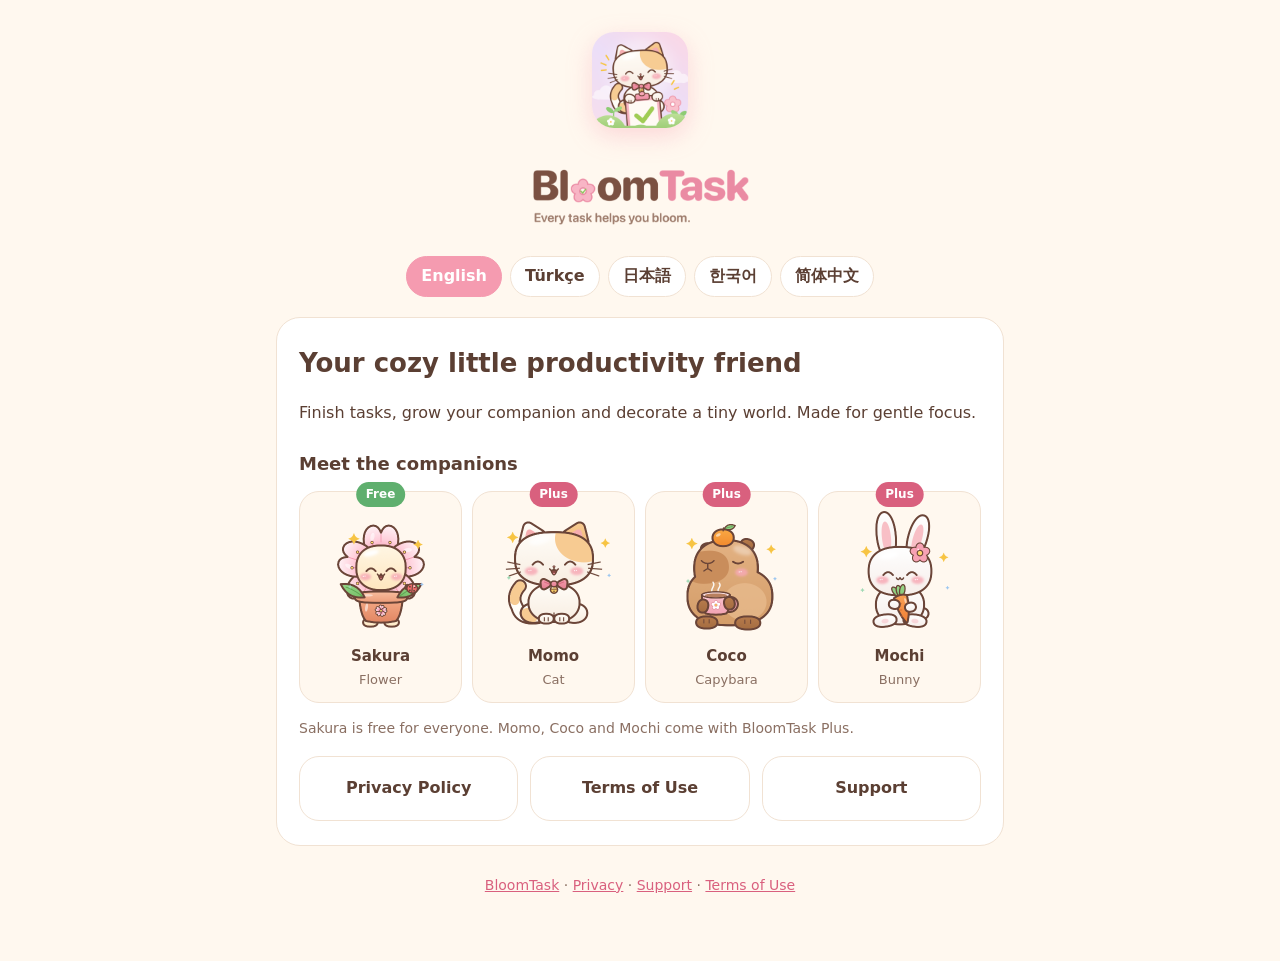
<file: index.html>
<!doctype html>
<html lang="en">
<head>
<meta charset="utf-8">
<meta name="viewport" content="width=device-width, initial-scale=1">
<title>BloomTask</title>
<link rel="icon" href="icon.png">
<link rel="stylesheet" href="style.css">
<noscript><style>section.lang{display:block;margin-bottom:16px}</style></noscript>
</head>
<body>
<main>
<header>
  <img class="icon" src="icon.png" alt="BloomTask app icon">
  <img class="mark" src="wordmark.png" alt="BloomTask">
</header>
<nav class="langs">
  <a href="#en">English</a><a href="#tr">Türkçe</a><a href="#ja">日本語</a><a href="#ko">한국어</a><a href="#zh">简体中文</a>
</nav>
<section class="lang" id="en">
<h1>Your cozy little productivity friend</h1>
<p>Finish tasks, grow your companion and decorate a tiny world. Made for gentle focus.</p>
<h2>Meet the companions</h2>
<div class="pals"><figure class="pal"><span class="badge free">Free</span><img src="sakura.png" alt="Sakura" width="128" height="128"><figcaption><b>Sakura</b><span>Flower</span></figcaption></figure><figure class="pal"><span class="badge plus">Plus</span><img src="momo.png" alt="Momo" width="128" height="128"><figcaption><b>Momo</b><span>Cat</span></figcaption></figure><figure class="pal"><span class="badge plus">Plus</span><img src="coco.png" alt="Coco" width="128" height="128"><figcaption><b>Coco</b><span>Capybara</span></figcaption></figure><figure class="pal"><span class="badge plus">Plus</span><img src="mochi.png" alt="Mochi" width="128" height="128"><figcaption><b>Mochi</b><span>Bunny</span></figcaption></figure></div>
<p class="muted">Sakura is free for everyone. Momo, Coco and Mochi come with BloomTask Plus.</p>
<div class="cards"><a href="privacy.html#en">Privacy Policy</a><a href="terms.html#en">Terms of Use</a><a href="support.html#en">Support</a></div>
</section>
<section class="lang" id="tr">
<h1>Sevimli küçük üretkenlik dostun</h1>
<p>Görevlerini tamamla, dostunu büyüt ve küçük dünyanı süsle. Nazik bir odak için tasarlandı.</p>
<h2>Dostlarla tanış</h2>
<div class="pals"><figure class="pal"><span class="badge free">Ücretsiz</span><img src="sakura.png" alt="Sakura" width="128" height="128"><figcaption><b>Sakura</b><span>Çiçek</span></figcaption></figure><figure class="pal"><span class="badge plus">Plus</span><img src="momo.png" alt="Momo" width="128" height="128"><figcaption><b>Momo</b><span>Kedi</span></figcaption></figure><figure class="pal"><span class="badge plus">Plus</span><img src="coco.png" alt="Coco" width="128" height="128"><figcaption><b>Coco</b><span>Kapibara</span></figcaption></figure><figure class="pal"><span class="badge plus">Plus</span><img src="mochi.png" alt="Mochi" width="128" height="128"><figcaption><b>Mochi</b><span>Tavşan</span></figcaption></figure></div>
<p class="muted">Sakura herkes için ücretsiz. Momo, Coco ve Mochi BloomTask Plus ile gelir.</p>
<div class="cards"><a href="privacy.html#tr">Gizlilik Politikası</a><a href="terms.html#tr">Kullanım Koşulları</a><a href="support.html#tr">Destek</a></div>
</section>
<section class="lang" id="ja">
<h1>やさしいタスク管理の小さな相棒</h1>
<p>タスクを終えて仲間を育て、小さな世界を飾りましょう。</p>
<h2>なかまたち</h2>
<div class="pals"><figure class="pal"><span class="badge free">無料</span><img src="sakura.png" alt="Sakura" width="128" height="128"><figcaption><b>Sakura</b><span>お花</span></figcaption></figure><figure class="pal"><span class="badge plus">Plus</span><img src="momo.png" alt="Momo" width="128" height="128"><figcaption><b>Momo</b><span>ねこ</span></figcaption></figure><figure class="pal"><span class="badge plus">Plus</span><img src="coco.png" alt="Coco" width="128" height="128"><figcaption><b>Coco</b><span>カピバラ</span></figcaption></figure><figure class="pal"><span class="badge plus">Plus</span><img src="mochi.png" alt="Mochi" width="128" height="128"><figcaption><b>Mochi</b><span>うさぎ</span></figcaption></figure></div>
<p class="muted">Sakuraはだれでも無料。Momo、Coco、MochiはBloomTask Plusでいっしょになれます。</p>
<div class="cards"><a href="privacy.html#ja">プライバシーポリシー</a><a href="terms.html#ja">利用規約</a><a href="support.html#ja">サポート</a></div>
</section>
<section class="lang" id="ko">
<h1>포근한 작은 생산성 친구</h1>
<p>할 일을 끝내고 친구를 키우며 작은 세상을 꾸며 보세요.</p>
<h2>친구들을 만나 보세요</h2>
<div class="pals"><figure class="pal"><span class="badge free">무료</span><img src="sakura.png" alt="Sakura" width="128" height="128"><figcaption><b>Sakura</b><span>꽃</span></figcaption></figure><figure class="pal"><span class="badge plus">Plus</span><img src="momo.png" alt="Momo" width="128" height="128"><figcaption><b>Momo</b><span>고양이</span></figcaption></figure><figure class="pal"><span class="badge plus">Plus</span><img src="coco.png" alt="Coco" width="128" height="128"><figcaption><b>Coco</b><span>카피바라</span></figcaption></figure><figure class="pal"><span class="badge plus">Plus</span><img src="mochi.png" alt="Mochi" width="128" height="128"><figcaption><b>Mochi</b><span>토끼</span></figcaption></figure></div>
<p class="muted">Sakura는 누구나 무료예요. Momo, Coco, Mochi는 BloomTask Plus로 함께할 수 있어요.</p>
<div class="cards"><a href="privacy.html#ko">개인정보 처리방침</a><a href="terms.html#ko">이용 약관</a><a href="support.html#ko">지원</a></div>
</section>
<section class="lang" id="zh">
<h1>温暖可爱的效率小伙伴</h1>
<p>完成任务，培养伙伴，装点你的小世界。</p>
<h2>认识伙伴们</h2>
<div class="pals"><figure class="pal"><span class="badge free">免费</span><img src="sakura.png" alt="Sakura" width="128" height="128"><figcaption><b>Sakura</b><span>花朵</span></figcaption></figure><figure class="pal"><span class="badge plus">Plus</span><img src="momo.png" alt="Momo" width="128" height="128"><figcaption><b>Momo</b><span>猫咪</span></figcaption></figure><figure class="pal"><span class="badge plus">Plus</span><img src="coco.png" alt="Coco" width="128" height="128"><figcaption><b>Coco</b><span>水豚</span></figcaption></figure><figure class="pal"><span class="badge plus">Plus</span><img src="mochi.png" alt="Mochi" width="128" height="128"><figcaption><b>Mochi</b><span>兔子</span></figcaption></figure></div>
<p class="muted">Sakura 对所有人免费。Momo、Coco 和 Mochi 随 BloomTask Plus 一起到来。</p>
<div class="cards"><a href="privacy.html#zh">隐私政策</a><a href="terms.html#zh">使用条款</a><a href="support.html#zh">支持</a></div>
</section>
<footer><a href="index.html">BloomTask</a> · <a href="privacy.html">Privacy</a> · <a href="support.html">Support</a> · <a href="terms.html">Terms of Use</a></footer>
</main>
<script src="lang.js"></script>
</body>
</html>
</file>
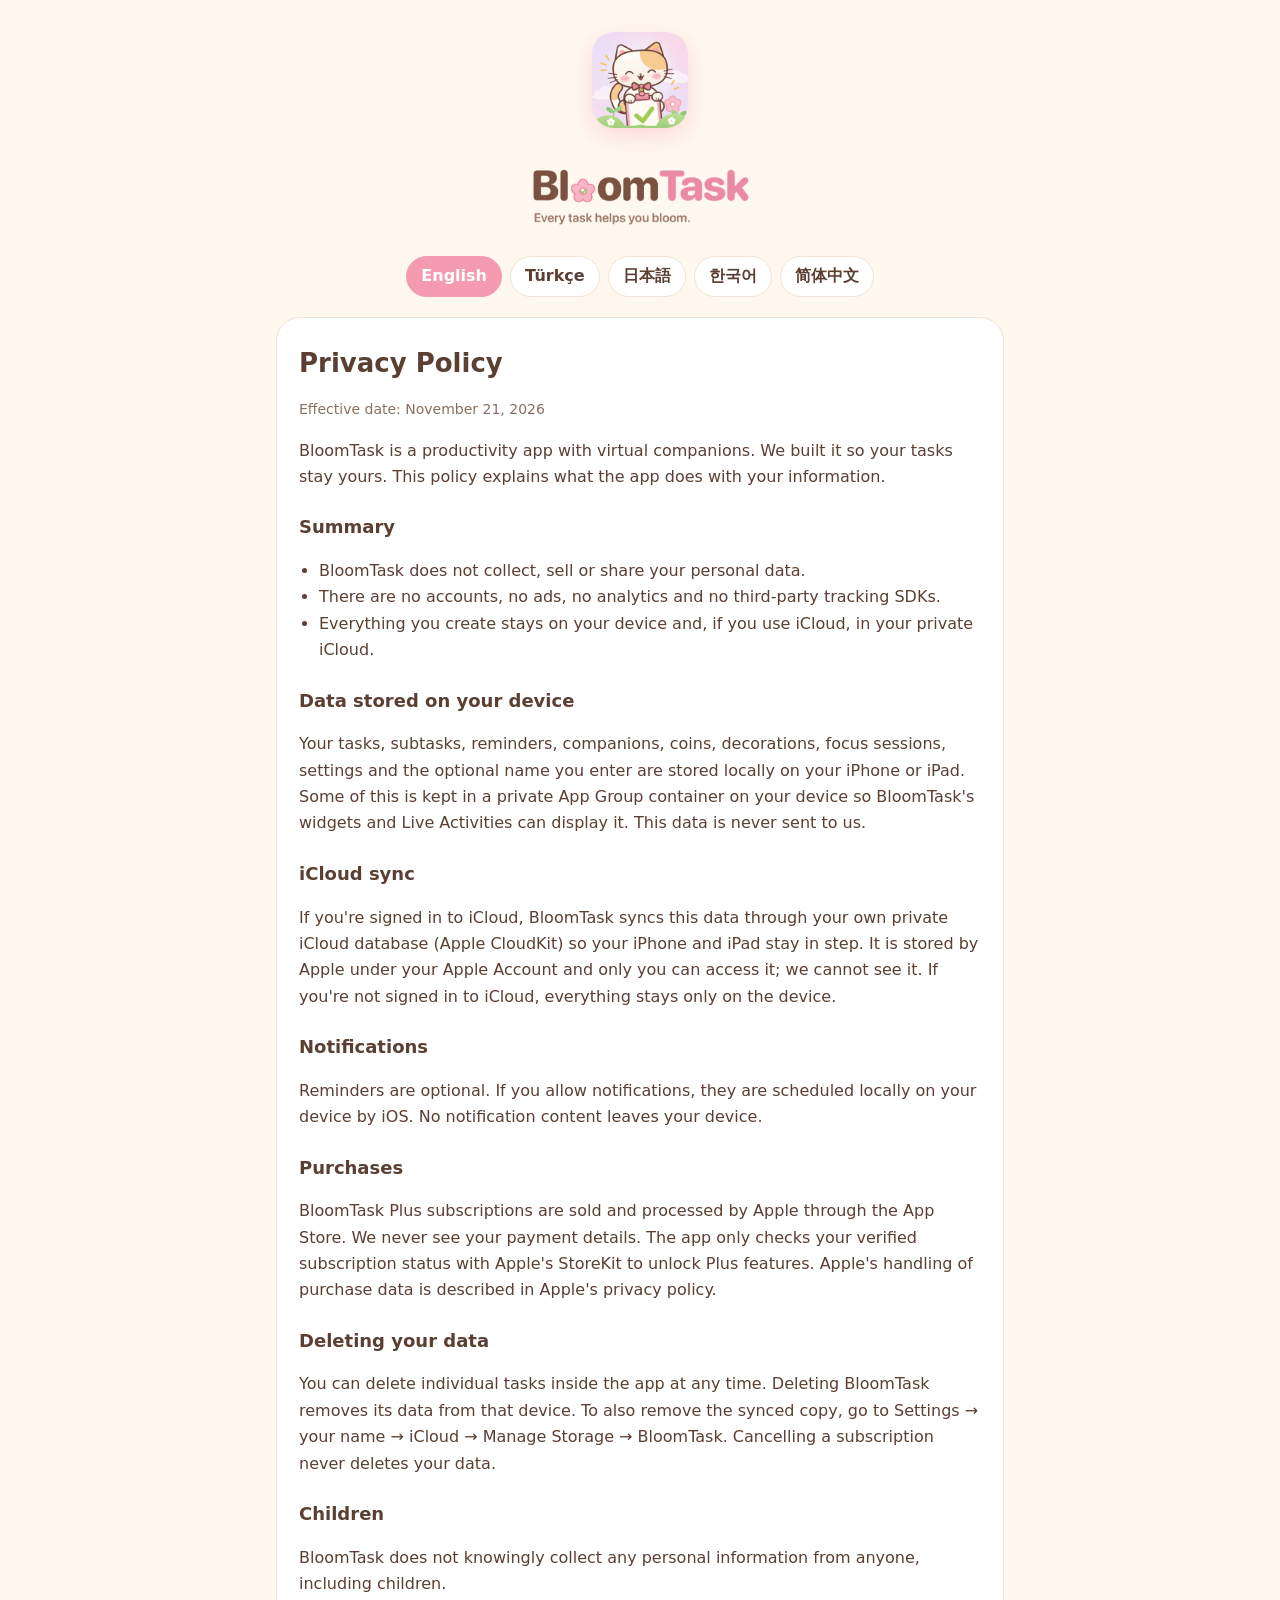
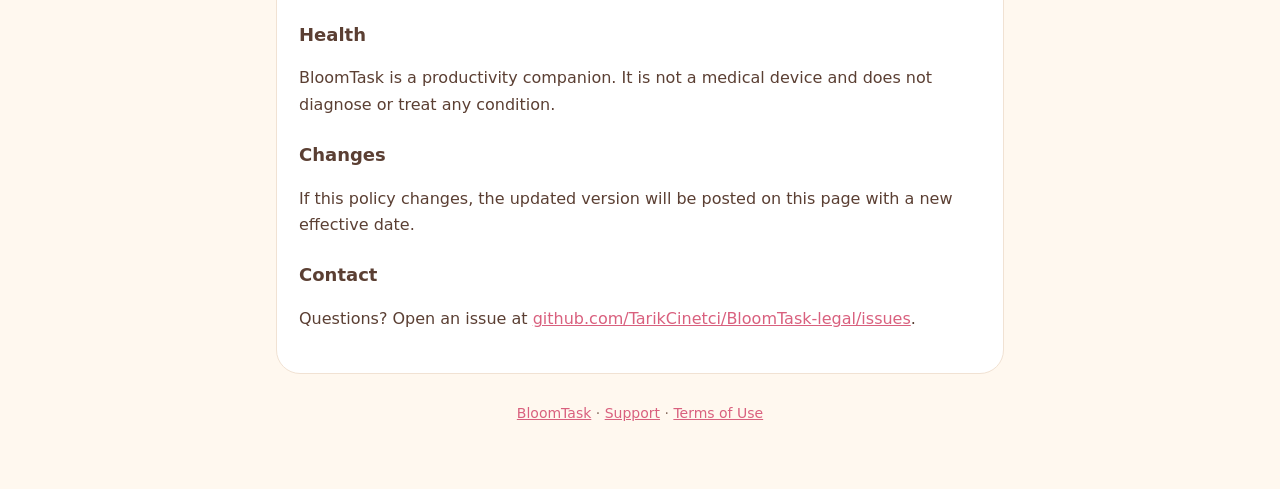
<file: privacy.html>
<!doctype html>
<html lang="en">
<head>
<meta charset="utf-8">
<meta name="viewport" content="width=device-width, initial-scale=1">
<title>BloomTask Privacy Policy</title>
<meta name="description" content="Privacy Policy for the BloomTask iOS app.">
<link rel="icon" href="icon.png">
<link rel="stylesheet" href="style.css">
<noscript><style>section.lang{display:block;margin-bottom:16px}</style></noscript>
</head>
<body>
<main>
<header>
  <img class="icon" src="icon.png" alt="BloomTask app icon">
  <img class="mark" src="wordmark.png" alt="BloomTask">
</header>
<nav class="langs">
  <a href="#en">English</a><a href="#tr">Türkçe</a><a href="#ja">日本語</a><a href="#ko">한국어</a><a href="#zh">简体中文</a>
</nav>

<section class="lang" id="en">
<h1>Privacy Policy</h1>
<p class="muted">Effective date: November 21, 2026</p>
<p>BloomTask is a productivity app with virtual companions. We built it so your tasks stay yours. This policy explains what the app does with your information.</p>
<h2>Summary</h2>
<ul>
<li>BloomTask does not collect, sell or share your personal data.</li>
<li>There are no accounts, no ads, no analytics and no third-party tracking SDKs.</li>
<li>Everything you create stays on your device and, if you use iCloud, in your private iCloud.</li>
</ul>
<h2>Data stored on your device</h2>
<p>Your tasks, subtasks, reminders, companions, coins, decorations, focus sessions, settings and the optional name you enter are stored locally on your iPhone or iPad. Some of this is kept in a private App Group container on your device so BloomTask's widgets and Live Activities can display it. This data is never sent to us.</p>
<h2>iCloud sync</h2>
<p>If you're signed in to iCloud, BloomTask syncs this data through your own private iCloud database (Apple CloudKit) so your iPhone and iPad stay in step. It is stored by Apple under your Apple Account and only you can access it; we cannot see it. If you're not signed in to iCloud, everything stays only on the device.</p>
<h2>Notifications</h2>
<p>Reminders are optional. If you allow notifications, they are scheduled locally on your device by iOS. No notification content leaves your device.</p>
<h2>Purchases</h2>
<p>BloomTask Plus subscriptions are sold and processed by Apple through the App Store. We never see your payment details. The app only checks your verified subscription status with Apple's StoreKit to unlock Plus features. Apple's handling of purchase data is described in Apple's privacy policy.</p>
<h2>Deleting your data</h2>
<p>You can delete individual tasks inside the app at any time. Deleting BloomTask removes its data from that device. To also remove the synced copy, go to Settings → your name → iCloud → Manage Storage → BloomTask. Cancelling a subscription never deletes your data.</p>
<h2>Children</h2>
<p>BloomTask does not knowingly collect any personal information from anyone, including children.</p>
<h2>Health</h2>
<p>BloomTask is a productivity companion. It is not a medical device and does not diagnose or treat any condition.</p>
<h2>Changes</h2>
<p>If this policy changes, the updated version will be posted on this page with a new effective date.</p>
<h2>Contact</h2>
<p>Questions? Open an issue at <a href="https://github.com/TarikCinetci/BloomTask-legal/issues">github.com/TarikCinetci/BloomTask-legal/issues</a>.</p>
</section>

<section class="lang" id="tr">
<h1>Gizlilik Politikası</h1>
<p class="muted">Yürürlük tarihi: 21 Kasım 2026</p>
<p>BloomTask, sevimli dostlarla birlikte kullanılan bir üretkenlik uygulamasıdır. Görevlerin sadece sana ait kalsın diye tasarlandı. Bu politika, uygulamanın bilgilerinle ne yaptığını açıklar.</p>
<h2>Özet</h2>
<ul>
<li>BloomTask kişisel verilerini toplamaz, satmaz ve kimseyle paylaşmaz.</li>
<li>Hesap, reklam, analitik ya da üçüncü taraf izleme aracı yoktur.</li>
<li>Oluşturduğun her şey cihazında, iCloud kullanıyorsan özel iCloud alanında kalır.</li>
</ul>
<h2>Cihazında saklanan veriler</h2>
<p>Görevlerin, alt görevlerin, hatırlatmaların, dostların, altınların, dekorasyonların, odak seansların, ayarların ve isteğe bağlı olarak girdiğin isim iPhone ya da iPad'inde yerel olarak saklanır. Bunların bir kısmı, BloomTask widget'ları ve Canlı Etkinlikleri gösterebilsin diye cihazındaki özel bir App Group alanında tutulur. Bu veriler asla bize gönderilmez.</p>
<h2>iCloud eşitleme</h2>
<p>iCloud'a giriş yaptıysan BloomTask bu verileri, iPhone ve iPad'in aynı kalsın diye kendi özel iCloud veritabanın (Apple CloudKit) üzerinden eşitler. Veriler Apple tarafından senin Apple Hesabın altında saklanır ve yalnızca sen erişebilirsin; biz göremeyiz. iCloud'a giriş yapmadıysan her şey yalnızca cihazında kalır.</p>
<h2>Bildirimler</h2>
<p>Hatırlatmalar isteğe bağlıdır. Bildirimlere izin verirsen iOS bunları cihazında yerel olarak planlar. Bildirim içerikleri cihazından çıkmaz.</p>
<h2>Satın alımlar</h2>
<p>BloomTask Plus abonelikleri Apple tarafından App Store üzerinden satılır ve işlenir. Ödeme bilgilerini hiçbir zaman görmeyiz. Uygulama, Plus özelliklerini açmak için yalnızca Apple StoreKit üzerinden doğrulanmış abonelik durumunu kontrol eder. Apple'ın satın alma verilerini nasıl işlediği Apple'ın gizlilik politikasında açıklanmıştır.</p>
<h2>Verilerini silmek</h2>
<p>Görevleri uygulama içinden istediğin zaman silebilirsin. BloomTask'ı silmek verilerini o cihazdan kaldırır. Eşitlenen kopyayı da silmek için Ayarlar → adın → iCloud → Depolamayı Yönet → BloomTask yolunu izle. Aboneliği iptal etmek verilerini asla silmez.</p>
<h2>Çocuklar</h2>
<p>BloomTask, çocuklar dahil hiç kimseden bilerek kişisel bilgi toplamaz.</p>
<h2>Sağlık</h2>
<p>BloomTask bir üretkenlik yardımcısıdır. Tıbbi bir cihaz değildir ve herhangi bir durumu teşhis etmez ya da tedavi etmez.</p>
<h2>Değişiklikler</h2>
<p>Bu politika değişirse güncel hali yeni yürürlük tarihiyle bu sayfada yayınlanır.</p>
<h2>İletişim</h2>
<p>Sorun mu var? <a href="https://github.com/TarikCinetci/BloomTask-legal/issues">github.com/TarikCinetci/BloomTask-legal/issues</a> adresinden bize yazabilirsin.</p>
</section>

<section class="lang" id="ja">
<h1>プライバシーポリシー</h1>
<p class="muted">施行日：2026年11月21日</p>
<p>BloomTaskは、かわいい仲間と一緒に使うタスク管理アプリです。あなたのタスクがあなただけのものであるように作られています。このポリシーでは、アプリがあなたの情報をどのように扱うかを説明します。</p>
<h2>概要</h2>
<ul>
<li>BloomTaskは個人データを収集・販売・共有しません。</li>
<li>アカウント、広告、解析ツール、第三者のトラッキングSDKはありません。</li>
<li>作成したものはすべてあなたのデバイスと、iCloudを使う場合はあなたの非公開iCloudに保存されます。</li>
</ul>
<h2>デバイスに保存されるデータ</h2>
<p>タスク、サブタスク、リマインダー、仲間、コイン、デコレーション、集中セッション、設定、任意で入力したお名前は、iPhoneまたはiPadにローカル保存されます。一部のデータは、ウィジェットやライブアクティビティで表示するため、デバイス内の非公開App Group領域に保存されます。これらのデータが私たちに送信されることはありません。</p>
<h2>iCloud同期</h2>
<p>iCloudにサインインしている場合、BloomTaskはiPhoneとiPadをそろえるため、あなた専用の非公開iCloudデータベース（Apple CloudKit）でこのデータを同期します。データはあなたのApple Accountのもとで Appleに保管され、アクセスできるのはあなただけです。私たちが見ることはできません。iCloudにサインインしていない場合、データはデバイスの中だけに保存されます。</p>
<h2>通知</h2>
<p>リマインダーは任意です。通知を許可した場合、iOSがデバイス上でローカルに予約します。通知の内容がデバイスの外に出ることはありません。</p>
<h2>購入</h2>
<p>BloomTask Plusのサブスクリプションは、AppleがApp Storeを通じて販売・処理します。私たちが支払い情報を見ることはありません。アプリはPlus機能を有効にするため、AppleのStoreKitで確認済みのサブスクリプション状態のみを参照します。購入データの取り扱いについてはAppleのプライバシーポリシーをご覧ください。</p>
<h2>データの削除</h2>
<p>タスクはアプリ内でいつでも削除できます。BloomTaskを削除すると、そのデバイスのデータが消去されます。同期されたコピーも消すには、設定 → お名前 → iCloud → ストレージを管理 → BloomTask から削除してください。サブスクリプションを解約してもデータが削除されることはありません。</p>
<h2>お子さまについて</h2>
<p>BloomTaskは、お子さまを含め、どなたからも意図的に個人情報を収集することはありません。</p>
<h2>健康について</h2>
<p>BloomTaskは生産性をサポートするアプリです。医療機器ではなく、いかなる症状の診断や治療も行いません。</p>
<h2>変更について</h2>
<p>本ポリシーを変更する場合は、新しい施行日とともにこのページで公開します。</p>
<h2>お問い合わせ</h2>
<p>ご質問は <a href="https://github.com/TarikCinetci/BloomTask-legal/issues">github.com/TarikCinetci/BloomTask-legal/issues</a> までお寄せください。</p>
</section>

<section class="lang" id="ko">
<h1>개인정보 처리방침</h1>
<p class="muted">시행일: 2026년 11월 21일</p>
<p>BloomTask는 귀여운 친구들과 함께하는 생산성 앱입니다. 여러분의 할 일이 오직 여러분의 것으로 남도록 만들었습니다. 이 방침은 앱이 여러분의 정보를 어떻게 다루는지 설명합니다.</p>
<h2>요약</h2>
<ul>
<li>BloomTask는 개인정보를 수집, 판매 또는 공유하지 않습니다.</li>
<li>계정, 광고, 분석 도구, 제3자 추적 SDK가 없습니다.</li>
<li>여러분이 만든 모든 것은 기기와, iCloud를 사용한다면 나만의 비공개 iCloud에 저장됩니다.</li>
</ul>
<h2>기기에 저장되는 데이터</h2>
<p>할 일, 하위 할 일, 알림, 친구, 코인, 장식, 집중 세션, 설정, 선택적으로 입력한 이름은 iPhone 또는 iPad에 로컬로 저장됩니다. 일부 데이터는 위젯과 실시간 현황에 표시할 수 있도록 기기 내 비공개 App Group 공간에 보관됩니다. 이 데이터는 저희에게 전송되지 않습니다.</p>
<h2>iCloud 동기화</h2>
<p>iCloud에 로그인되어 있다면 BloomTask는 iPhone과 iPad가 똑같이 유지되도록 나만의 비공개 iCloud 데이터베이스(Apple CloudKit)를 통해 이 데이터를 동기화해요. 데이터는 Apple 계정 아래 Apple이 보관하며 나만 접근할 수 있고, 저희는 볼 수 없어요. iCloud에 로그인하지 않았다면 모든 데이터는 기기에만 남아요.</p>
<h2>알림</h2>
<p>알림은 선택 사항입니다. 알림을 허용하면 iOS가 기기에서 로컬로 예약합니다. 알림 내용은 기기 밖으로 나가지 않습니다.</p>
<h2>구매</h2>
<p>BloomTask Plus 구독은 Apple이 App Store를 통해 판매하고 처리합니다. 저희는 결제 정보를 볼 수 없습니다. 앱은 Plus 기능을 활성화하기 위해 Apple StoreKit에서 확인된 구독 상태만 확인합니다. 구매 데이터 처리에 관한 내용은 Apple의 개인정보 처리방침을 참고하세요.</p>
<h2>데이터 삭제</h2>
<p>할 일은 앱에서 언제든지 삭제할 수 있습니다. BloomTask를 삭제하면 해당 기기의 데이터가 지워져요. 동기화된 사본도 지우려면 설정 → 이름 → iCloud → 저장 공간 관리 → BloomTask로 이동하세요. 구독을 해지해도 데이터는 삭제되지 않습니다.</p>
<h2>아동</h2>
<p>BloomTask는 아동을 포함한 누구로부터도 고의로 개인정보를 수집하지 않습니다.</p>
<h2>건강</h2>
<p>BloomTask는 생산성 도우미 앱입니다. 의료기기가 아니며 어떠한 상태도 진단하거나 치료하지 않습니다.</p>
<h2>변경 사항</h2>
<p>이 방침이 변경되면 새로운 시행일과 함께 이 페이지에 게시됩니다.</p>
<h2>문의</h2>
<p>궁금한 점은 <a href="https://github.com/TarikCinetci/BloomTask-legal/issues">github.com/TarikCinetci/BloomTask-legal/issues</a>에 남겨 주세요.</p>
</section>

<section class="lang" id="zh">
<h1>隐私政策</h1>
<p class="muted">生效日期：2026年11月21日</p>
<p>BloomTask 是一款与可爱伙伴一起使用的效率应用。我们的设计初衷是让你的任务只属于你。本政策说明应用如何处理你的信息。</p>
<h2>概要</h2>
<ul>
<li>BloomTask 不会收集、出售或分享你的个人数据。</li>
<li>没有账号、广告、数据分析工具或第三方追踪 SDK。</li>
<li>你创建的一切都保存在你的设备上，如使用 iCloud，也保存在你的私有 iCloud 中。</li>
</ul>
<h2>存储在设备上的数据</h2>
<p>你的任务、子任务、提醒、伙伴、金币、装饰、专注记录、设置以及你可选填写的名字，均存储在你的 iPhone 或 iPad 本地。其中部分数据保存在设备内私有的 App Group 空间中，以便小组件和实时活动显示。这些数据绝不会发送给我们。</p>
<h2>iCloud 同步</h2>
<p>如果你已登录 iCloud，BloomTask 会通过你自己的私有 iCloud 数据库（Apple CloudKit）同步这些数据，让 iPhone 和 iPad 保持一致。数据由 Apple 保存在你的 Apple 账户下，只有你能访问，我们无法查看。如果未登录 iCloud，所有内容只保存在设备上。</p>
<h2>通知</h2>
<p>提醒是可选的。如果你允许通知，iOS 会在你的设备上本地安排通知。通知内容不会离开你的设备。</p>
<h2>购买</h2>
<p>BloomTask Plus 订阅由 Apple 通过 App Store 销售和处理。我们无法看到你的付款信息。应用仅通过 Apple 的 StoreKit 查询已验证的订阅状态，以解锁 Plus 功能。关于购买数据的处理，请参阅 Apple 的隐私政策。</p>
<h2>删除数据</h2>
<p>你可以随时在应用内删除任务。删除 BloomTask 会清除该设备上的数据。若要同时删除同步的副本，请前往“设置”→ 你的名字 → iCloud → 管理储存空间 → BloomTask。取消订阅绝不会删除你的数据。</p>
<h2>儿童</h2>
<p>BloomTask 不会有意收集任何人（包括儿童）的个人信息。</p>
<h2>健康</h2>
<p>BloomTask 是一款效率辅助应用，不是医疗器械，也不会诊断或治疗任何病症。</p>
<h2>变更</h2>
<p>如本政策有变更，更新后的版本将连同新的生效日期发布在本页面。</p>
<h2>联系我们</h2>
<p>如有疑问，请前往 <a href="https://github.com/TarikCinetci/BloomTask-legal/issues">github.com/TarikCinetci/BloomTask-legal/issues</a> 提交问题。</p>
</section>

<footer><a href="index.html">BloomTask</a> · <a href="support.html">Support</a> · <a href="terms.html">Terms of Use</a></footer>
</main>
<script src="lang.js"></script>
</body>
</html>
</file>
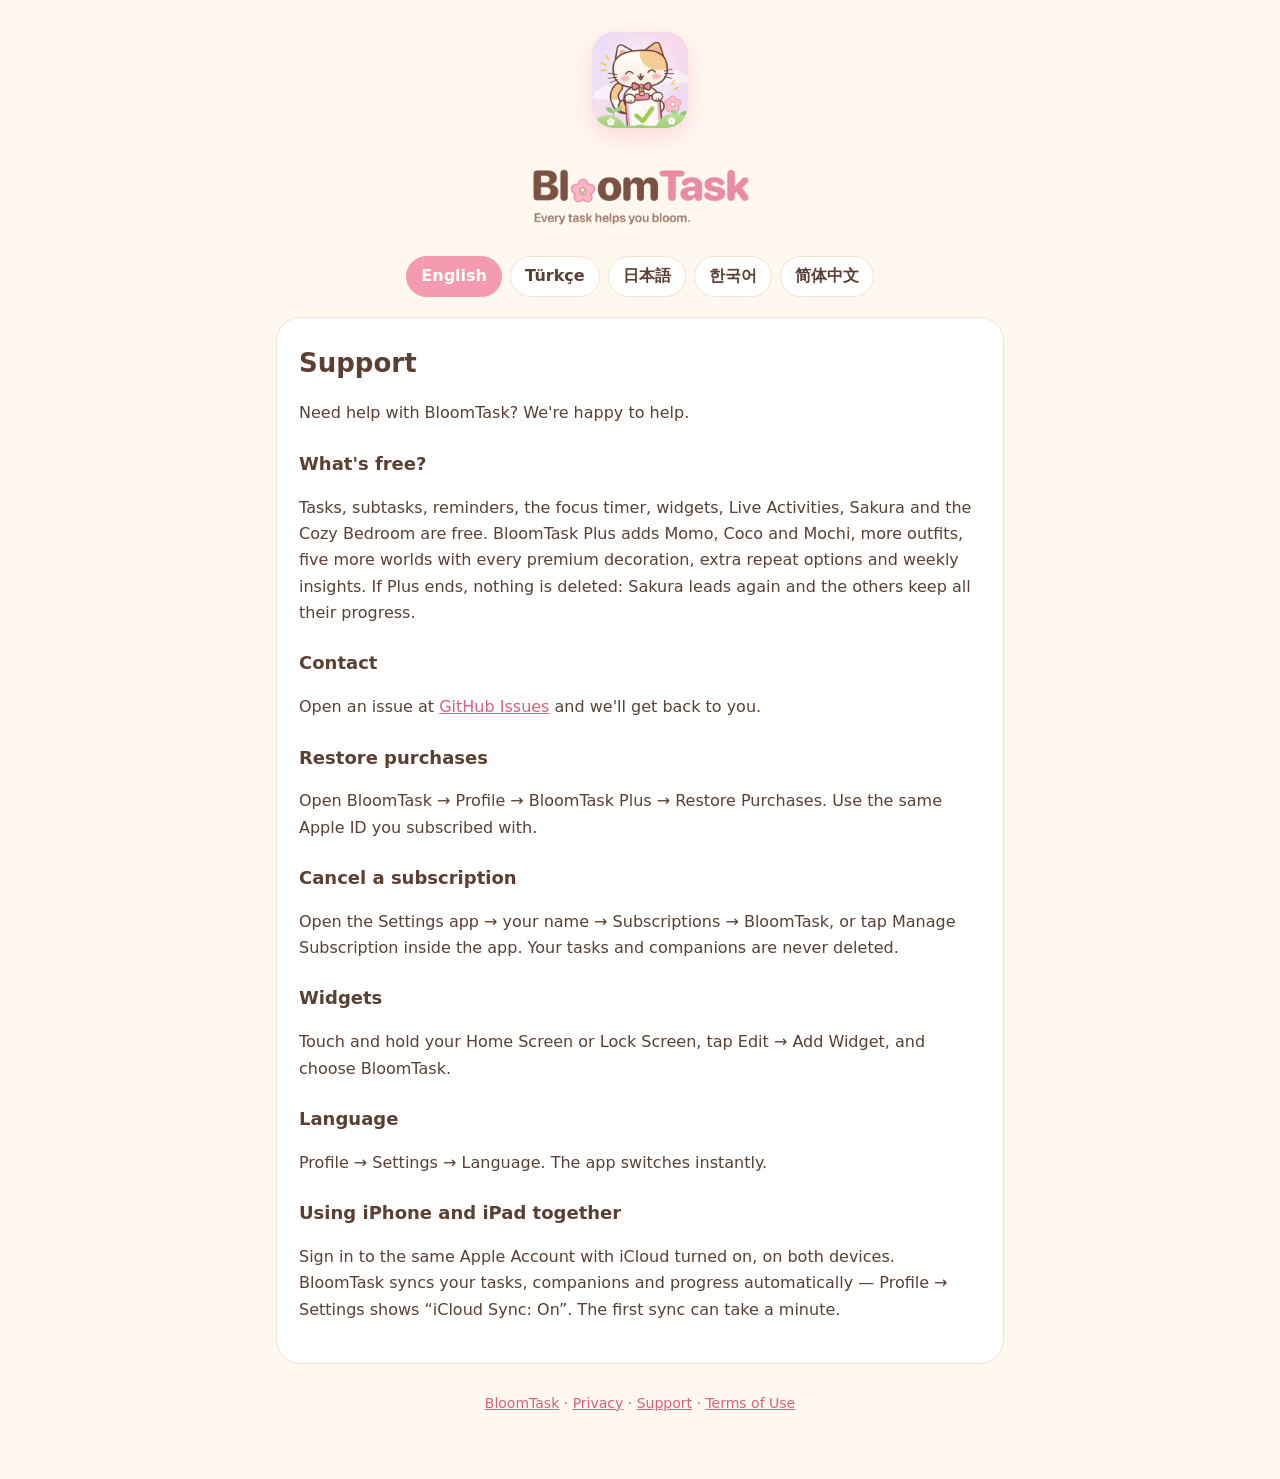
<file: support.html>
<!doctype html>
<html lang="en">
<head>
<meta charset="utf-8">
<meta name="viewport" content="width=device-width, initial-scale=1">
<title>BloomTask Support</title>
<link rel="icon" href="icon.png">
<link rel="stylesheet" href="style.css">
<noscript><style>section.lang{display:block;margin-bottom:16px}</style></noscript>
</head>
<body>
<main>
<header>
  <img class="icon" src="icon.png" alt="BloomTask app icon">
  <img class="mark" src="wordmark.png" alt="BloomTask">
</header>
<nav class="langs">
  <a href="#en">English</a><a href="#tr">Türkçe</a><a href="#ja">日本語</a><a href="#ko">한국어</a><a href="#zh">简体中文</a>
</nav>
<section class="lang" id="en">
<h1>Support</h1>
<p>Need help with BloomTask? We're happy to help.</p>
<h2 class="free">What's free?</h2>
<p>Tasks, subtasks, reminders, the focus timer, widgets, Live Activities, Sakura and the Cozy Bedroom are free. BloomTask Plus adds Momo, Coco and Mochi, more outfits, five more worlds with every premium decoration, extra repeat options and weekly insights. If Plus ends, nothing is deleted: Sakura leads again and the others keep all their progress.</p>
<h2>Contact</h2>
<p>Open an issue at <a href="https://github.com/TarikCinetci/BloomTask-legal/issues">GitHub Issues</a> and we'll get back to you.</p>
<h2>Restore purchases</h2>
<p>Open BloomTask → Profile → BloomTask Plus → Restore Purchases. Use the same Apple ID you subscribed with.</p>
<h2>Cancel a subscription</h2>
<p>Open the Settings app → your name → Subscriptions → BloomTask, or tap Manage Subscription inside the app. Your tasks and companions are never deleted.</p>
<h2>Widgets</h2>
<p>Touch and hold your Home Screen or Lock Screen, tap Edit → Add Widget, and choose BloomTask.</p>
<h2>Language</h2>
<p>Profile → Settings → Language. The app switches instantly.</p>
<h2>Using iPhone and iPad together</h2>
<p>Sign in to the same Apple Account with iCloud turned on, on both devices. BloomTask syncs your tasks, companions and progress automatically — Profile → Settings shows “iCloud Sync: On”. The first sync can take a minute.</p>
</section>
<section class="lang" id="tr">
<h1>Destek</h1>
<p>BloomTask ile ilgili yardım mı lazım? Memnuniyetle yardımcı oluruz.</p>
<h2 class="free">Neler ücretsiz?</h2>
<p>Görevler, alt görevler, hatırlatmalar, odak sayacı, widget'lar, Canlı Etkinlikler, Sakura ve Sıcacık Yatak Odası ücretsizdir. BloomTask Plus; Momo, Coco ve Mochi'yi, daha fazla kıyafeti, tüm premium süslerle beş yeni dünyayı, ek tekrar seçeneklerini ve haftalık içgörüleri ekler. Plus biterse hiçbir şey silinmez: Sakura yeniden öne geçer, diğer dostlar tüm ilerlemelerini korur.</p>
<h2>İletişim</h2>
<p><a href="https://github.com/TarikCinetci/BloomTask-legal/issues">GitHub Issues</a> üzerinden bize yazabilirsin, en kısa sürede dönüş yaparız.</p>
<h2>Satın alımları geri yükleme</h2>
<p>BloomTask → Profil → BloomTask Plus → Satın Alımları Geri Yükle. Abone olduğun Apple Kimliği ile giriş yapmış olmalısın.</p>
<h2>Aboneliği iptal etme</h2>
<p>Ayarlar → adın → Abonelikler → BloomTask yolunu izle ya da uygulamadaki Aboneliği Yönet'e dokun. Görevlerin ve dostların asla silinmez.</p>
<h2>Widget'lar</h2>
<p>Ana Ekran'a ya da Kilit Ekranı'na basılı tut, Düzenle → Widget Ekle'ye dokun ve BloomTask'ı seç.</p>
<h2>Dil</h2>
<p>Profil → Ayarlar → Dil. Uygulama anında yeni dile geçer.</p>
<h2>iPhone ve iPad'i birlikte kullanmak</h2>
<p>İki cihazda da iCloud açık şekilde aynı Apple Hesabı ile giriş yap. BloomTask görevlerini, dostlarını ve ilerlemeni otomatik olarak eşitler; Profil → Ayarlar'da “iCloud Eşitleme: Açık” yazar. İlk eşitleme bir dakika kadar sürebilir.</p>
</section>
<section class="lang" id="ja">
<h1>サポート</h1>
<p>BloomTaskについてお困りですか？お気軽にご相談ください。</p>
<h2 class="free">無料でできること</h2>
<p>タスク、サブタスク、リマインダー、集中タイマー、ウィジェット、ライブアクティビティ、Sakura、ほっこりベッドルームは無料です。BloomTask Plusでは、Momo・Coco・Mochi、追加のおようふく、プレミアムデコつきの5つのワールド、追加のくりかえし設定、週間ふりかえりが使えます。Plusが終了してもデータは消えません。Sakuraが先頭にもどり、ほかの仲間も成長をそのまま残します。</p>
<h2>お問い合わせ</h2>
<p><a href="https://github.com/TarikCinetci/BloomTask-legal/issues">GitHub Issues</a> からご連絡ください。</p>
<h2>購入の復元</h2>
<p>BloomTask → プロフィール → BloomTask Plus → 購入を復元。購読時と同じApple IDをご利用ください。</p>
<h2>サブスクリプションの解約</h2>
<p>設定アプリ → お名前 → サブスクリプション → BloomTask、またはアプリ内の「サブスクリプションを管理」から。タスクや仲間が削除されることはありません。</p>
<h2>ウィジェット</h2>
<p>ホーム画面またはロック画面を長押しし、編集 → ウィジェットを追加 → BloomTaskを選択します。</p>
<h2>言語</h2>
<p>プロフィール → 設定 → 言語。すぐに切り替わります。</p>
<h2>iPhoneとiPadでいっしょに使う</h2>
<p>両方のデバイスで、iCloudをオンにして同じApple Accountにサインインしてください。タスク、仲間、成長が自動で同期されます。プロフィール → 設定に「iCloud同期：オン」と表示されます。最初の同期には少し時間がかかることがあります。</p>
</section>
<section class="lang" id="ko">
<h1>지원</h1>
<p>BloomTask 사용에 도움이 필요하신가요? 기꺼이 도와드릴게요.</p>
<h2 class="free">무료로 쓸 수 있는 것</h2>
<p>할 일, 하위 할 일, 알림, 집중 타이머, 위젯, 실시간 현황, Sakura, 포근한 침실은 무료예요. BloomTask Plus는 Momo, Coco, Mochi, 더 많은 옷, 모든 프리미엄 장식이 포함된 5개의 세계, 추가 반복 옵션, 주간 인사이트를 더해 줘요. Plus가 끝나도 아무것도 삭제되지 않아요. Sakura가 다시 앞장서고 다른 친구들도 성장 기록을 그대로 간직해요.</p>
<h2>문의</h2>
<p><a href="https://github.com/TarikCinetci/BloomTask-legal/issues">GitHub Issues</a>에 남겨 주시면 답변드릴게요.</p>
<h2>구매 복원</h2>
<p>BloomTask → 프로필 → BloomTask Plus → 구매 복원. 구독할 때 사용한 Apple ID로 로그인되어 있어야 합니다.</p>
<h2>구독 해지</h2>
<p>설정 앱 → 이름 → 구독 → BloomTask 또는 앱 안의 구독 관리를 누르세요. 할 일과 친구는 절대 삭제되지 않습니다.</p>
<h2>위젯</h2>
<p>홈 화면이나 잠금 화면을 길게 누르고 편집 → 위젯 추가 → BloomTask를 선택하세요.</p>
<h2>언어</h2>
<p>프로필 → 설정 → 언어. 즉시 바뀝니다.</p>
<h2>iPhone과 iPad 함께 쓰기</h2>
<p>두 기기 모두 iCloud를 켜고 같은 Apple 계정으로 로그인하세요. 할 일, 친구, 성장 기록이 자동으로 동기화돼요. 프로필 → 설정에 “iCloud 동기화: 켜짐”이 표시돼요. 처음 동기화는 1분 정도 걸릴 수 있어요.</p>
</section>
<section class="lang" id="zh">
<h1>支持</h1>
<p>使用 BloomTask 遇到问题？我们很乐意帮忙。</p>
<h2 class="free">哪些是免费的？</h2>
<p>任务、子任务、提醒、专注计时、小组件、实时活动、Sakura 和温馨卧室都是免费的。BloomTask Plus 增加 Momo、Coco 和 Mochi、更多服装、包含全部高级装饰的五个新世界、更多重复选项以及每周洞察。Plus 结束后不会删除任何内容：Sakura 重新领头，其他伙伴保留全部成长进度。</p>
<h2>联系我们</h2>
<p>请在 <a href="https://github.com/TarikCinetci/BloomTask-legal/issues">GitHub Issues</a> 提交问题，我们会尽快回复。</p>
<h2>恢复购买</h2>
<p>打开 BloomTask → 个人 → BloomTask Plus → 恢复购买。请使用订阅时的 Apple ID。</p>
<h2>取消订阅</h2>
<p>打开“设置” → 你的名字 → 订阅 → BloomTask，或在应用内点按“管理订阅”。你的任务和伙伴绝不会被删除。</p>
<h2>小组件</h2>
<p>长按主屏幕或锁定屏幕，点按“编辑” → “添加小组件”，然后选择 BloomTask。</p>
<h2>语言</h2>
<p>个人 → 设置 → 语言，立即切换。</p>
<h2>同时使用 iPhone 和 iPad</h2>
<p>请在两台设备上登录同一个 Apple 账户并开启 iCloud。BloomTask 会自动同步你的任务、伙伴和成长进度；“个人 → 设置”中会显示“iCloud 同步：开启”。首次同步可能需要一分钟左右。</p>
</section>
<footer><a href="index.html">BloomTask</a> · <a href="privacy.html">Privacy</a> · <a href="support.html">Support</a> · <a href="terms.html">Terms of Use</a></footer>
</main>
<script src="lang.js"></script>
</body>
</html>
</file>
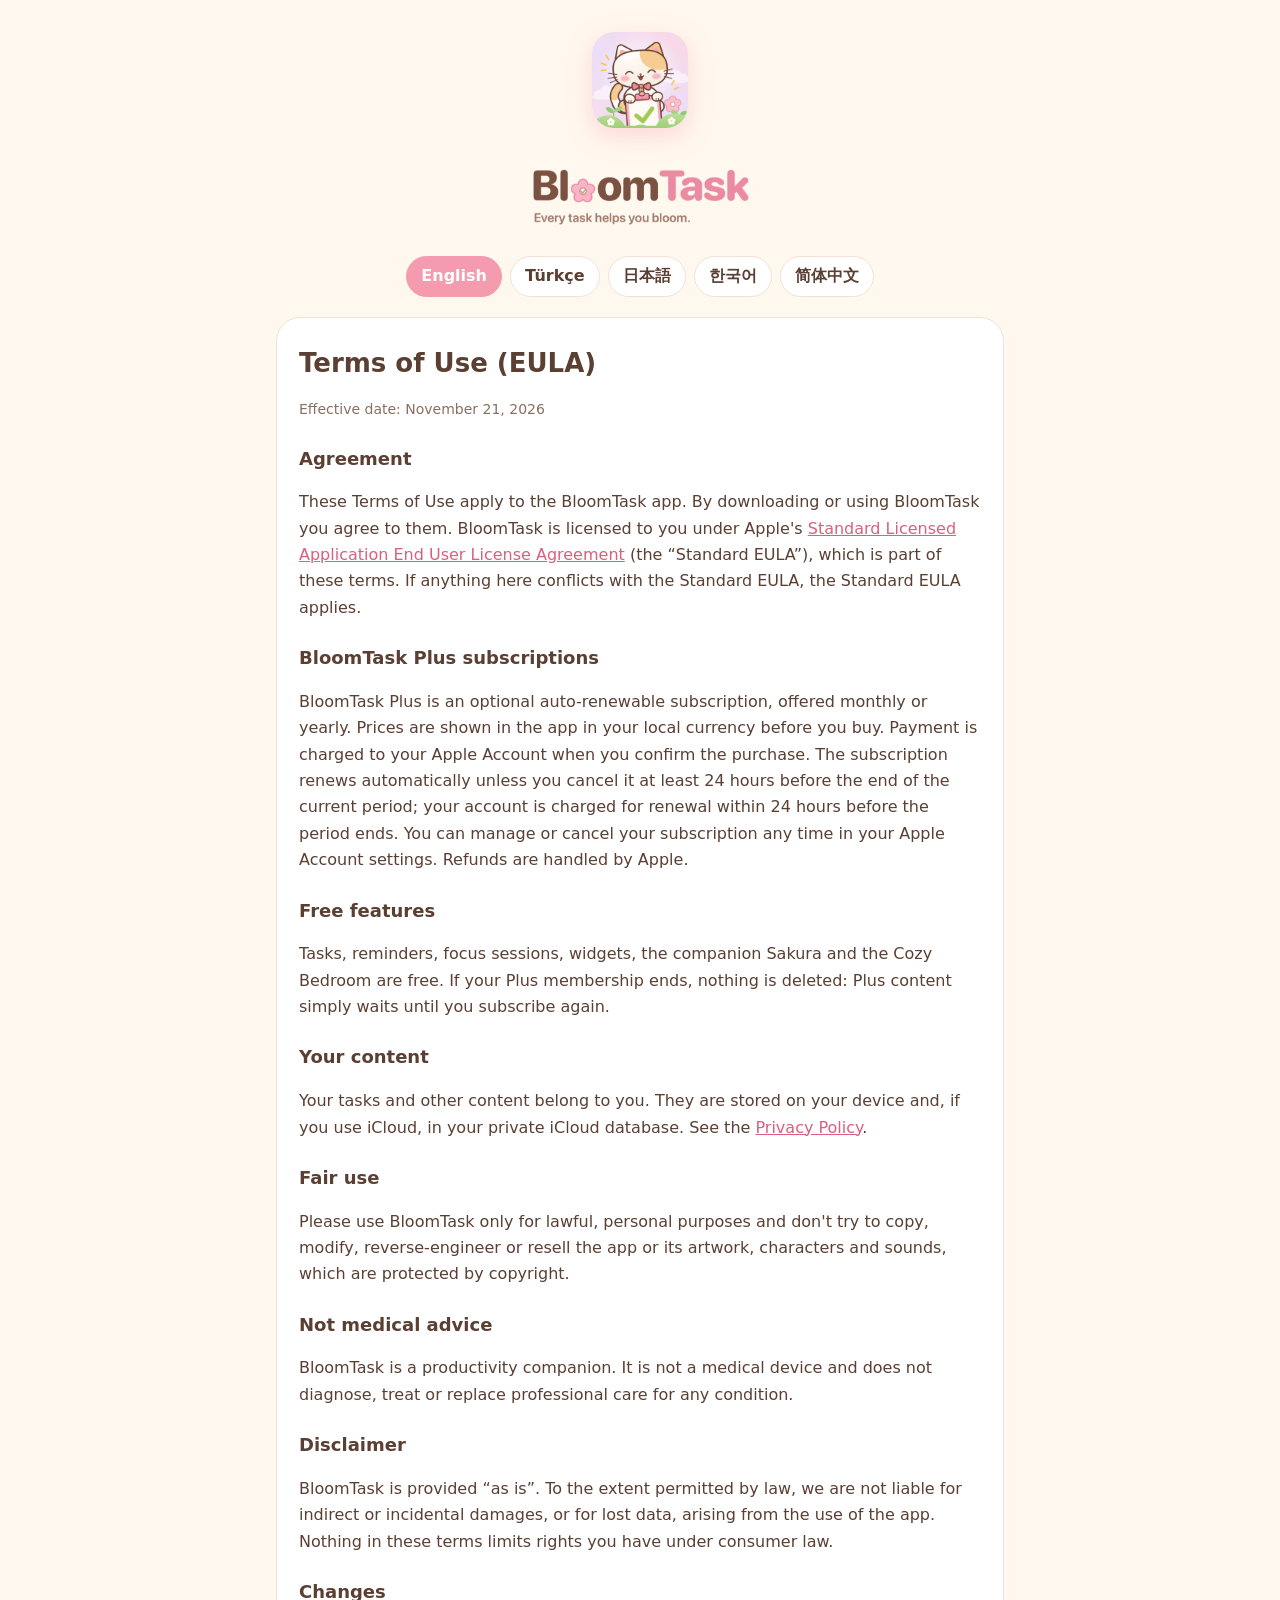
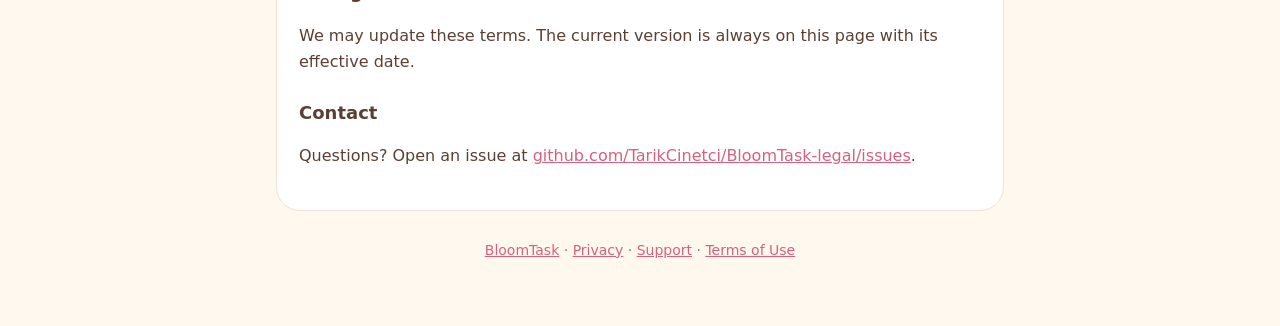
<file: terms.html>
<!doctype html>
<html lang="en">
<head>
<meta charset="utf-8">
<meta name="viewport" content="width=device-width, initial-scale=1">
<title>BloomTask Terms of Use</title>
<meta name="description" content="Terms of Use (EULA) for the BloomTask iOS app.">
<link rel="icon" href="icon.png">
<link rel="stylesheet" href="style.css">
<noscript><style>section.lang{display:block;margin-bottom:16px}</style></noscript>
</head>
<body>
<main>
<header>
  <img class="icon" src="icon.png" alt="BloomTask app icon">
  <img class="mark" src="wordmark.png" alt="BloomTask">
</header>
<nav class="langs">
  <a href="#en">English</a><a href="#tr">Türkçe</a><a href="#ja">日本語</a><a href="#ko">한국어</a><a href="#zh">简体中文</a>
</nav>

<section class="lang" id="en">
<h1>Terms of Use (EULA)</h1>
<p class="muted">Effective date: November 21, 2026</p>
<h2>Agreement</h2>
<p>These Terms of Use apply to the BloomTask app. By downloading or using BloomTask you agree to them. BloomTask is licensed to you under Apple's <a href="https://www.apple.com/legal/internet-services/itunes/dev/stdeula/">Standard Licensed Application End User License Agreement</a> (the “Standard EULA”), which is part of these terms. If anything here conflicts with the Standard EULA, the Standard EULA applies.</p>
<h2>BloomTask Plus subscriptions</h2>
<p>BloomTask Plus is an optional auto-renewable subscription, offered monthly or yearly. Prices are shown in the app in your local currency before you buy. Payment is charged to your Apple Account when you confirm the purchase. The subscription renews automatically unless you cancel it at least 24 hours before the end of the current period; your account is charged for renewal within 24 hours before the period ends. You can manage or cancel your subscription any time in your Apple Account settings. Refunds are handled by Apple.</p>
<h2>Free features</h2>
<p>Tasks, reminders, focus sessions, widgets, the companion Sakura and the Cozy Bedroom are free. If your Plus membership ends, nothing is deleted: Plus content simply waits until you subscribe again.</p>
<h2>Your content</h2>
<p>Your tasks and other content belong to you. They are stored on your device and, if you use iCloud, in your private iCloud database. See the <a href="privacy.html">Privacy Policy</a>.</p>
<h2>Fair use</h2>
<p>Please use BloomTask only for lawful, personal purposes and don't try to copy, modify, reverse-engineer or resell the app or its artwork, characters and sounds, which are protected by copyright.</p>
<h2>Not medical advice</h2>
<p>BloomTask is a productivity companion. It is not a medical device and does not diagnose, treat or replace professional care for any condition.</p>
<h2>Disclaimer</h2>
<p>BloomTask is provided “as is”. To the extent permitted by law, we are not liable for indirect or incidental damages, or for lost data, arising from the use of the app. Nothing in these terms limits rights you have under consumer law.</p>
<h2>Changes</h2>
<p>We may update these terms. The current version is always on this page with its effective date.</p>
<h2>Contact</h2>
<p>Questions? Open an issue at <a href="https://github.com/TarikCinetci/BloomTask-legal/issues">github.com/TarikCinetci/BloomTask-legal/issues</a>.</p>
</section>

<section class="lang" id="tr">
<h1>Kullanım Koşulları (EULA)</h1>
<p class="muted">Yürürlük tarihi: 21 Kasım 2026</p>
<h2>Sözleşme</h2>
<p>Bu Kullanım Koşulları BloomTask uygulaması için geçerlidir. BloomTask'ı indirerek veya kullanarak bu koşulları kabul etmiş olursun. BloomTask sana Apple'ın <a href="https://www.apple.com/legal/internet-services/itunes/dev/stdeula/">Standart Lisanslı Uygulama Son Kullanıcı Lisans Sözleşmesi</a> (“Standart EULA”) kapsamında lisanslanır; bu sözleşme bu koşulların bir parçasıdır. Buradaki bir hüküm Standart EULA ile çelişirse Standart EULA geçerli olur.</p>
<h2>BloomTask Plus abonelikleri</h2>
<p>BloomTask Plus, aylık veya yıllık olarak sunulan isteğe bağlı, otomatik yenilenen bir aboneliktir. Fiyatlar satın almadan önce uygulamada yerel para biriminle gösterilir. Ödeme, satın almayı onayladığında Apple Hesabından alınır. Abonelik, mevcut dönemin bitiminden en az 24 saat önce iptal edilmedikçe otomatik olarak yenilenir; yenileme ücreti dönem bitmeden önceki 24 saat içinde hesabından alınır. Aboneliğini istediğin zaman Apple Hesabı ayarlarından yönetebilir veya iptal edebilirsin. İadeler Apple tarafından yapılır.</p>
<h2>Ücretsiz özellikler</h2>
<p>Görevler, hatırlatmalar, odak seansları, widget'lar, Sakura dostu ve Sıcacık Yatak Odası ücretsizdir. Plus üyeliğin biterse hiçbir şey silinmez; Plus içerikleri yeniden abone olana kadar seni bekler.</p>
<h2>İçeriğin</h2>
<p>Görevlerin ve diğer içeriklerin sana aittir. Cihazında ve iCloud kullanıyorsan özel iCloud veritabanında saklanır. Ayrıntılar için <a href="privacy.html">Gizlilik Politikası</a>'na bak.</p>
<h2>Adil kullanım</h2>
<p>BloomTask'ı yalnızca yasal ve kişisel amaçlarla kullan; uygulamayı ya da telif hakkıyla korunan çizimlerini, karakterlerini ve seslerini kopyalamaya, değiştirmeye, tersine mühendislik yapmaya veya yeniden satmaya çalışma.</p>
<h2>Tıbbi tavsiye değildir</h2>
<p>BloomTask bir üretkenlik yardımcısıdır. Tıbbi bir cihaz değildir; herhangi bir durumu teşhis etmez, tedavi etmez ve profesyonel desteğin yerini tutmaz.</p>
<h2>Sorumluluk reddi</h2>
<p>BloomTask “olduğu gibi” sunulur. Yasaların izin verdiği ölçüde, uygulamanın kullanımından doğan dolaylı veya arızi zararlardan ya da veri kaybından sorumlu değiliz. Bu koşullar, tüketici mevzuatından doğan haklarını sınırlamaz.</p>
<h2>Değişiklikler</h2>
<p>Bu koşulları güncelleyebiliriz. Güncel sürüm, yürürlük tarihiyle birlikte her zaman bu sayfadadır.</p>
<h2>İletişim</h2>
<p>Sorun mu var? <a href="https://github.com/TarikCinetci/BloomTask-legal/issues">github.com/TarikCinetci/BloomTask-legal/issues</a> adresinden bize yazabilirsin.</p>
</section>

<section class="lang" id="ja">
<h1>利用規約（EULA）</h1>
<p class="muted">施行日：2026年11月21日</p>
<h2>同意</h2>
<p>本利用規約はBloomTaskアプリに適用されます。BloomTaskをダウンロードまたは利用することで、本規約に同意したものとみなされます。BloomTaskは、Appleの<a href="https://www.apple.com/legal/internet-services/itunes/dev/stdeula/">標準使用許諾契約（Standard EULA）</a>に基づいて使用許諾され、同契約は本規約の一部です。本規約と標準EULAが矛盾する場合は、標準EULAが優先されます。</p>
<h2>BloomTask Plusサブスクリプション</h2>
<p>BloomTask Plusは、月額または年額で提供される任意の自動更新サブスクリプションです。価格は購入前にアプリ内で現地通貨で表示されます。お支払いは購入確定時にApple Accountに請求されます。現在の期間終了の24時間前までに解約しない限り自動更新され、期間終了前の24時間以内に更新料金が請求されます。サブスクリプションはApple Accountの設定からいつでも管理・解約できます。返金はAppleが対応します。</p>
<h2>無料の機能</h2>
<p>タスク、リマインダー、集中セッション、ウィジェット、仲間のSakura、ほっこりベッドルームは無料です。Plusが終了してもデータは削除されず、Plusのコンテンツは再登録まで保管されます。</p>
<h2>あなたのコンテンツ</h2>
<p>タスクなどのコンテンツはあなたのものです。デバイス内、およびiCloudを使う場合はあなた専用の非公開iCloudデータベースに保存されます。詳しくは<a href="privacy.html">プライバシーポリシー</a>をご覧ください。</p>
<h2>適切な利用</h2>
<p>BloomTaskは合法的かつ個人的な目的でのみご利用ください。著作権で保護されたアプリ本体、イラスト、キャラクター、サウンドの複製、改変、リバースエンジニアリング、再販はご遠慮ください。</p>
<h2>医療上の助言ではありません</h2>
<p>BloomTaskは生産性をサポートするアプリです。医療機器ではなく、いかなる症状の診断・治療も行わず、専門家によるケアの代わりにはなりません。</p>
<h2>免責</h2>
<p>BloomTaskは「現状のまま」提供されます。法律で認められる範囲で、アプリの利用により生じた間接的・付随的な損害やデータの損失について責任を負いません。本規約は消費者法上の権利を制限するものではありません。</p>
<h2>変更</h2>
<p>本規約は更新されることがあります。最新版は施行日とともに常にこのページに掲載されます。</p>
<h2>お問い合わせ</h2>
<p>ご質問は <a href="https://github.com/TarikCinetci/BloomTask-legal/issues">github.com/TarikCinetci/BloomTask-legal/issues</a> までお寄せください。</p>
</section>

<section class="lang" id="ko">
<h1>이용 약관(EULA)</h1>
<p class="muted">시행일: 2026년 11월 21일</p>
<h2>동의</h2>
<p>이 이용 약관은 BloomTask 앱에 적용됩니다. BloomTask를 다운로드하거나 사용하면 이 약관에 동의하는 것으로 간주됩니다. BloomTask는 Apple의 <a href="https://www.apple.com/legal/internet-services/itunes/dev/stdeula/">표준 사용권 계약(Standard EULA)</a>에 따라 사용이 허가되며, 해당 계약은 이 약관의 일부입니다. 이 약관과 표준 EULA가 충돌하면 표준 EULA가 우선합니다.</p>
<h2>BloomTask Plus 구독</h2>
<p>BloomTask Plus는 월간 또는 연간으로 제공되는 선택형 자동 갱신 구독입니다. 가격은 구매 전에 앱에서 현지 통화로 표시됩니다. 결제는 구매를 확정할 때 Apple 계정으로 청구됩니다. 현재 기간이 끝나기 최소 24시간 전에 해지하지 않으면 구독이 자동으로 갱신되며, 갱신 요금은 기간 종료 전 24시간 이내에 청구됩니다. 구독은 Apple 계정 설정에서 언제든지 관리하거나 해지할 수 있습니다. 환불은 Apple이 처리합니다.</p>
<h2>무료 기능</h2>
<p>할 일, 알림, 집중 세션, 위젯, 친구 Sakura, 포근한 침실은 무료입니다. Plus가 끝나도 아무것도 삭제되지 않으며, Plus 콘텐츠는 다시 구독할 때까지 그대로 기다립니다.</p>
<h2>나의 콘텐츠</h2>
<p>할 일과 기타 콘텐츠는 사용자의 것입니다. 기기와, iCloud를 사용하는 경우 나만의 비공개 iCloud 데이터베이스에 저장됩니다. 자세한 내용은 <a href="privacy.html">개인정보 처리방침</a>을 참고하세요.</p>
<h2>올바른 사용</h2>
<p>BloomTask는 합법적이고 개인적인 목적으로만 사용해 주세요. 저작권으로 보호되는 앱, 일러스트, 캐릭터, 사운드를 복제, 수정, 리버스 엔지니어링하거나 재판매하지 마세요.</p>
<h2>의료 조언이 아닙니다</h2>
<p>BloomTask는 생산성 도우미 앱입니다. 의료기기가 아니며 어떤 상태도 진단하거나 치료하지 않고, 전문적인 도움을 대신하지 않습니다.</p>
<h2>면책</h2>
<p>BloomTask는 “있는 그대로” 제공됩니다. 법이 허용하는 범위 내에서 앱 사용으로 인한 간접적·부수적 손해나 데이터 손실에 대해 책임지지 않습니다. 이 약관은 소비자법상의 권리를 제한하지 않습니다.</p>
<h2>변경</h2>
<p>이 약관은 업데이트될 수 있습니다. 최신 버전은 시행일과 함께 항상 이 페이지에 게시됩니다.</p>
<h2>문의</h2>
<p>궁금한 점은 <a href="https://github.com/TarikCinetci/BloomTask-legal/issues">github.com/TarikCinetci/BloomTask-legal/issues</a>에 남겨 주세요.</p>
</section>

<section class="lang" id="zh">
<h1>使用条款（EULA）</h1>
<p class="muted">生效日期：2026年11月21日</p>
<h2>协议</h2>
<p>本使用条款适用于 BloomTask 应用。下载或使用 BloomTask 即表示你同意本条款。BloomTask 依据 Apple 的<a href="https://www.apple.com/legal/internet-services/itunes/dev/stdeula/">标准许可应用最终用户许可协议（Standard EULA）</a>授权给你使用，该协议是本条款的一部分。如本条款与标准 EULA 存在冲突，以标准 EULA 为准。</p>
<h2>BloomTask Plus 订阅</h2>
<p>BloomTask Plus 是可选的自动续期订阅，提供按月或按年两种方案。购买前，价格会以当地货币在应用内显示。确认购买时将从你的 Apple 账户扣款。除非在当前周期结束前至少 24 小时取消，否则订阅将自动续期，续费会在周期结束前 24 小时内扣除。你可以随时在 Apple 账户设置中管理或取消订阅。退款由 Apple 处理。</p>
<h2>免费功能</h2>
<p>任务、提醒、专注计时、小组件、伙伴 Sakura 和温馨卧室均可免费使用。Plus 结束后不会删除任何内容，Plus 内容会一直等你再次订阅。</p>
<h2>你的内容</h2>
<p>你的任务和其他内容归你所有，保存在你的设备上；如使用 iCloud，也会保存在你的私有 iCloud 数据库中。详见<a href="privacy.html">隐私政策</a>。</p>
<h2>合理使用</h2>
<p>请仅将 BloomTask 用于合法的个人用途，不要复制、修改、逆向工程或转售本应用及其受版权保护的插画、角色和音效。</p>
<h2>非医疗建议</h2>
<p>BloomTask 是一款效率辅助应用，不是医疗器械，不会诊断或治疗任何病症，也不能替代专业帮助。</p>
<h2>免责声明</h2>
<p>BloomTask 按“现状”提供。在法律允许的范围内，我们不对因使用本应用造成的间接或附带损失以及数据丢失承担责任。本条款不限制你依据消费者保护法享有的权利。</p>
<h2>变更</h2>
<p>我们可能会更新本条款。最新版本及其生效日期将始终发布在本页面。</p>
<h2>联系我们</h2>
<p>如有疑问，请前往 <a href="https://github.com/TarikCinetci/BloomTask-legal/issues">github.com/TarikCinetci/BloomTask-legal/issues</a> 提交问题。</p>
</section>

<footer><a href="index.html">BloomTask</a> · <a href="privacy.html">Privacy</a> · <a href="support.html">Support</a> · <a href="terms.html">Terms of Use</a></footer>
</main>
<script src="lang.js"></script>
</body>
</html>
</file>
<file: style.css>
:root{--bg:#FFF8EF;--card:#FFFFFF;--ink:#5B3F33;--soft:#8A6F62;--pink:#F59BB0;--peach:#FFD9B8;--line:#F1E2D3}
@media (prefers-color-scheme:dark){:root{--bg:#2A201C;--card:#352925;--ink:#FBEDE2;--soft:#D8C2B4;--line:#4A3A33}}
*{box-sizing:border-box}
body{margin:0;background:var(--bg);color:var(--ink);font:16px/1.65 ui-rounded,"SF Pro Rounded",-apple-system,"Hiragino Maru Gothic ProN","Apple SD Gothic Neo","PingFang SC",system-ui,sans-serif}
main{max-width:760px;margin:0 auto;padding:32px 16px 64px}
header{text-align:center;margin-bottom:20px}
header img.icon{width:96px;height:96px;border-radius:22px;box-shadow:0 8px 24px rgba(245,155,176,.35)}
header img.mark{display:block;width:240px;max-width:70%;margin:12px auto 0}
nav.langs{display:flex;flex-wrap:wrap;gap:8px;justify-content:center;margin:20px 0}
nav.langs a{padding:6px 14px;border-radius:999px;background:var(--card);border:1.5px solid var(--line);color:var(--ink);text-decoration:none;font-weight:600}
nav.langs a.on{background:var(--pink);border-color:var(--pink);color:#fff}
section.lang{display:none;background:var(--card);border:1.5px solid var(--line);border-radius:24px;padding:24px 22px}
section.lang.on{display:block}
h1{font-size:26px;margin:0 0 4px}
h2{font-size:18px;margin:22px 0 6px}
p,li{color:var(--ink)}
.muted{color:var(--soft);font-size:14px}
a{color:#D9607E}
ul{padding-left:20px}
footer{text-align:center;margin-top:28px;font-size:14px;color:var(--soft)}
.cards{display:grid;gap:12px;grid-template-columns:repeat(auto-fit,minmax(200px,1fr));margin-top:16px}
.cards a{display:block;background:var(--card);border:1.5px solid var(--line);border-radius:20px;padding:18px;text-decoration:none;color:var(--ink);font-weight:700;text-align:center}
.pals{display:grid;grid-template-columns:repeat(4,1fr);gap:10px;margin:12px 0 4px}
@media (max-width:520px){.pals{grid-template-columns:repeat(2,1fr)}}
.pal{position:relative;margin:0;background:var(--bg);border:1.5px solid var(--line);border-radius:20px;padding:16px 8px 12px;text-align:center}
.pal img{width:100%;max-width:128px;height:auto}
.pal figcaption{display:flex;flex-direction:column;font-size:15px}
.pal figcaption span{color:var(--soft);font-size:13px}
.badge{position:absolute;top:-10px;left:50%;transform:translateX(-50%);font-size:12px;font-weight:800;padding:3px 10px;border-radius:999px;color:#fff;white-space:nowrap}
.badge.free{background:#5FAF6E}
.badge.plus{background:#D9607E}
</file>
